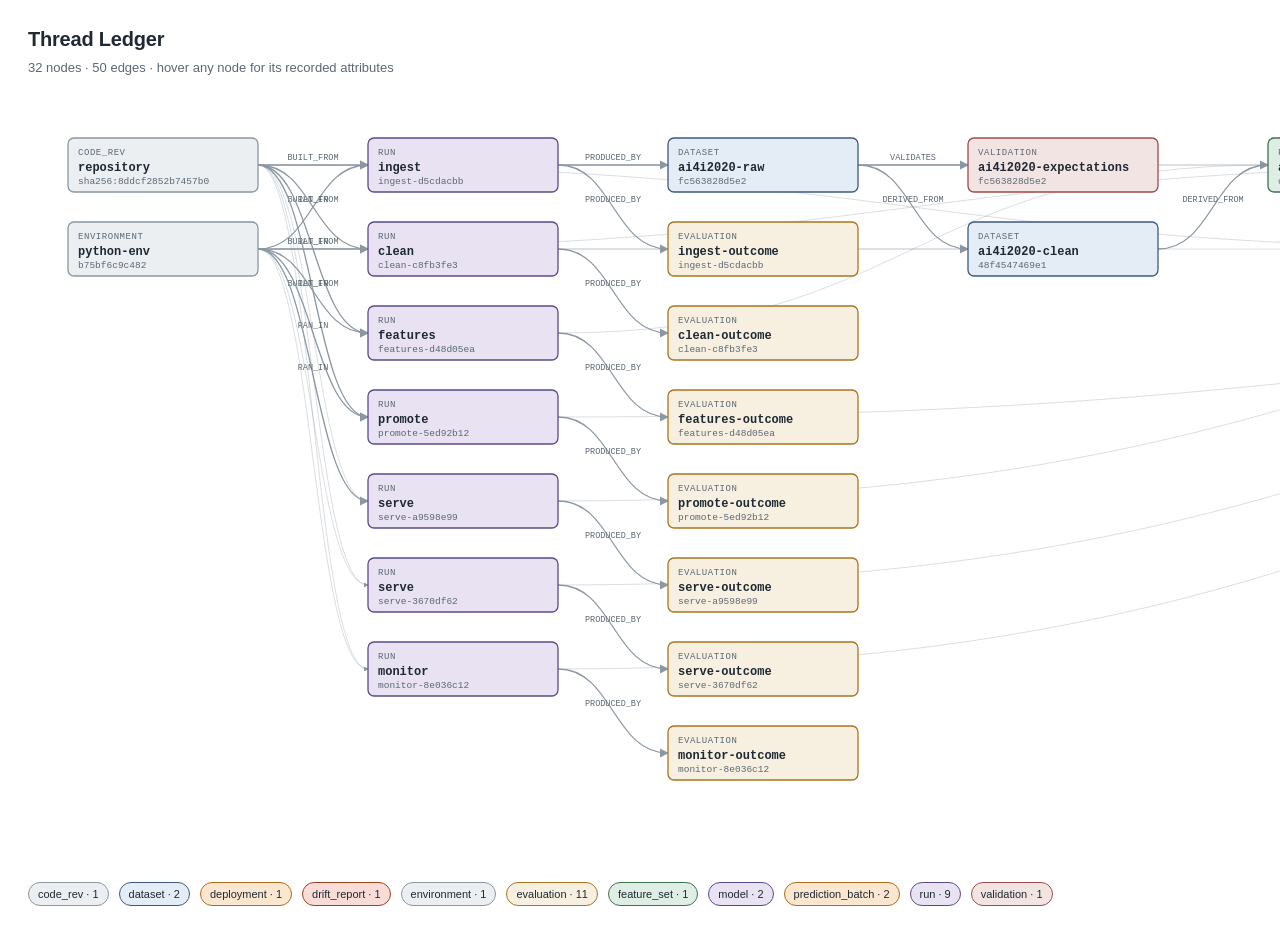
<file: artifacts/thread.html>
<!doctype html>
<html lang="en"><head><meta charset="utf-8">
<meta name="viewport" content="width=device-width, initial-scale=1">
<title>Thread Ledger</title>
<style>
  :root { --bg:#ffffff; --ink:#1f2933; --muted:#5b6875; --line:#e1e6eb; }
  @media (prefers-color-scheme: dark) {
    :root:not([data-theme="light"]) { --bg:#14181d; --ink:#e8ecf0; --muted:#9aa7b4; --line:#2a3038; }
  }
  html, body { background: var(--bg); color: var(--ink); margin:0;
    font: 15px/1.5 -apple-system, BlinkMacSystemFont, "Segoe UI", Roboto, sans-serif; }
  header { padding: 24px 28px 8px; }
  h1 { margin:0 0 4px; font-size: 20px; letter-spacing:-0.01em; }
  p.sub { margin:0; color: var(--muted); font-size: 13px; }
  .wrap { overflow:auto; padding: 12px 28px 32px; }
  svg { display:block; }
  text { font-family: ui-monospace, SFMono-Regular, Menlo, monospace; fill: var(--ink); }
  .ntype { font-size: 9px; fill: var(--muted); text-transform: uppercase; letter-spacing:.06em; }
  .nname { font-size: 12px; font-weight: 600; }
  .nver  { font-size: 9.5px; fill: var(--muted); }
  .elabel { font-size: 8.5px; fill: var(--muted); }
  .legend { padding: 0 28px 28px; display:flex; flex-wrap:wrap; gap:10px; }
  .chip { font-size:11px; padding:3px 9px; border-radius:99px; border:1px solid; }
  @media (max-width: 640px) { header, .wrap, .legend { padding-left:16px; padding-right:16px; } }
</style></head>
<body>
<header>
  <h1>Thread Ledger</h1>
  <p class="sub">32 nodes · 50 edges · hover any node for its recorded attributes</p>
</header>
<div class="wrap">
<svg width="2970" height="752" viewBox="0 0 2970 752" xmlns="http://www.w3.org/2000/svg">
<defs><marker id='arrow' viewBox='0 0 10 10' refX='9' refY='5' markerWidth='7' markerHeight='7' orient='auto-start-reverse'><path d='M 0 0 L 10 5 L 0 10 z' fill='#8b97a3'/></marker></defs>
<path class='edge' d='M 230 67 C 285 67, 285 67, 340 67' fill='none' stroke='#8b97a3' stroke-width='1.3' stroke-opacity='1' marker-end='url(#arrow)'><title>BUILT_FROM</title></path>
<text class='elabel' x='285' y='62' text-anchor='middle'>BUILT_FROM</text>
<path class='edge' d='M 230 151 C 285 151, 285 67, 340 67' fill='none' stroke='#8b97a3' stroke-width='1.3' stroke-opacity='1' marker-end='url(#arrow)'><title>RAN_IN</title></path>
<text class='elabel' x='285' y='104' text-anchor='middle'>RAN_IN</text>
<path class='edge' d='M 530 67 C 585 67, 585 67, 640 67' fill='none' stroke='#8b97a3' stroke-width='1.3' stroke-opacity='1' marker-end='url(#arrow)'><title>PRODUCED_BY</title></path>
<text class='elabel' x='585' y='62' text-anchor='middle'>PRODUCED_BY</text>
<path class='edge' d='M 830 67 C 885 67, 885 67, 940 67' fill='none' stroke='#8b97a3' stroke-width='1.3' stroke-opacity='1' marker-end='url(#arrow)'><title>VALIDATES</title></path>
<text class='elabel' x='885' y='62' text-anchor='middle'>VALIDATES</text>
<path class='edge' d='M 530 67 C 585 67, 585 151, 640 151' fill='none' stroke='#8b97a3' stroke-width='1.3' stroke-opacity='1' marker-end='url(#arrow)'><title>PRODUCED_BY</title></path>
<text class='elabel' x='585' y='104' text-anchor='middle'>PRODUCED_BY</text>
<path class='edge' d='M 230 67 C 285 67, 285 151, 340 151' fill='none' stroke='#8b97a3' stroke-width='1.3' stroke-opacity='1' marker-end='url(#arrow)'><title>BUILT_FROM</title></path>
<text class='elabel' x='285' y='104' text-anchor='middle'>BUILT_FROM</text>
<path class='edge' d='M 230 151 C 285 151, 285 151, 340 151' fill='none' stroke='#8b97a3' stroke-width='1.3' stroke-opacity='1' marker-end='url(#arrow)'><title>RAN_IN</title></path>
<text class='elabel' x='285' y='146' text-anchor='middle'>RAN_IN</text>
<path class='edge' d='M 830 67 C 885 67, 885 151, 940 151' fill='none' stroke='#8b97a3' stroke-width='1.3' stroke-opacity='1' marker-end='url(#arrow)'><title>DERIVED_FROM</title></path>
<text class='elabel' x='885' y='104' text-anchor='middle'>DERIVED_FROM</text>
<path class='edge' d='M 530 151 C 735 151, 735 151, 940 151' fill='none' stroke='#8b97a3' stroke-width='0.7' stroke-opacity='0.45' marker-end='url(#arrow)'><title>PRODUCED_BY</title></path>
<path class='edge' d='M 530 151 C 585 151, 585 235, 640 235' fill='none' stroke='#8b97a3' stroke-width='1.3' stroke-opacity='1' marker-end='url(#arrow)'><title>PRODUCED_BY</title></path>
<text class='elabel' x='585' y='188' text-anchor='middle'>PRODUCED_BY</text>
<path class='edge' d='M 230 67 C 285 67, 285 235, 340 235' fill='none' stroke='#8b97a3' stroke-width='1.3' stroke-opacity='1' marker-end='url(#arrow)'><title>BUILT_FROM</title></path>
<text class='elabel' x='285' y='146' text-anchor='middle'>BUILT_FROM</text>
<path class='edge' d='M 230 151 C 285 151, 285 235, 340 235' fill='none' stroke='#8b97a3' stroke-width='1.3' stroke-opacity='1' marker-end='url(#arrow)'><title>RAN_IN</title></path>
<text class='elabel' x='285' y='188' text-anchor='middle'>RAN_IN</text>
<path class='edge' d='M 1130 151 C 1185 151, 1185 67, 1240 67' fill='none' stroke='#8b97a3' stroke-width='1.3' stroke-opacity='1' marker-end='url(#arrow)'><title>DERIVED_FROM</title></path>
<text class='elabel' x='1185' y='104' text-anchor='middle'>DERIVED_FROM</text>
<path class='edge' d='M 530 235 C 885 235, 885 67, 1240 67' fill='none' stroke='#8b97a3' stroke-width='0.7' stroke-opacity='0.45' marker-end='url(#arrow)'><title>PRODUCED_BY</title></path>
<path class='edge' d='M 530 235 C 585 235, 585 319, 640 319' fill='none' stroke='#8b97a3' stroke-width='1.3' stroke-opacity='1' marker-end='url(#arrow)'><title>PRODUCED_BY</title></path>
<text class='elabel' x='585' y='272' text-anchor='middle'>PRODUCED_BY</text>
<path class='edge' d='M 230 67 C 885 67, 885 67, 1540 67' fill='none' stroke='#8b97a3' stroke-width='0.7' stroke-opacity='0.45' marker-end='url(#arrow)'><title>BUILT_FROM</title></path>
<path class='edge' d='M 230 151 C 885 151, 885 67, 1540 67' fill='none' stroke='#8b97a3' stroke-width='0.7' stroke-opacity='0.45' marker-end='url(#arrow)'><title>RAN_IN</title></path>
<path class='edge' d='M 1430 67 C 1485 67, 1485 67, 1540 67' fill='none' stroke='#8b97a3' stroke-width='1.3' stroke-opacity='1' marker-end='url(#arrow)'><title>TRAINED_ON</title></path>
<text class='elabel' x='1485' y='62' text-anchor='middle'>TRAINED_ON</text>
<path class='edge' d='M 1730 67 C 1785 67, 1785 67, 1840 67' fill='none' stroke='#8b97a3' stroke-width='1.3' stroke-opacity='1' marker-end='url(#arrow)'><title>PRODUCED_BY</title></path>
<text class='elabel' x='1785' y='62' text-anchor='middle'>PRODUCED_BY</text>
<path class='edge' d='M 2030 67 C 2085 67, 2085 67, 2140 67' fill='none' stroke='#8b97a3' stroke-width='1.3' stroke-opacity='1' marker-end='url(#arrow)'><title>EVALUATES</title></path>
<text class='elabel' x='2085' y='62' text-anchor='middle'>EVALUATES</text>
<path class='edge' d='M 1730 67 C 1785 67, 1785 151, 1840 151' fill='none' stroke='#8b97a3' stroke-width='1.3' stroke-opacity='1' marker-end='url(#arrow)'><title>PRODUCED_BY</title></path>
<text class='elabel' x='1785' y='104' text-anchor='middle'>PRODUCED_BY</text>
<path class='edge' d='M 230 67 C 885 67, 885 151, 1540 151' fill='none' stroke='#8b97a3' stroke-width='0.7' stroke-opacity='0.45' marker-end='url(#arrow)'><title>BUILT_FROM</title></path>
<path class='edge' d='M 230 151 C 885 151, 885 151, 1540 151' fill='none' stroke='#8b97a3' stroke-width='0.7' stroke-opacity='0.45' marker-end='url(#arrow)'><title>RAN_IN</title></path>
<path class='edge' d='M 1430 67 C 1485 67, 1485 151, 1540 151' fill='none' stroke='#8b97a3' stroke-width='1.3' stroke-opacity='1' marker-end='url(#arrow)'><title>TRAINED_ON</title></path>
<text class='elabel' x='1485' y='104' text-anchor='middle'>TRAINED_ON</text>
<path class='edge' d='M 1730 151 C 1785 151, 1785 235, 1840 235' fill='none' stroke='#8b97a3' stroke-width='1.3' stroke-opacity='1' marker-end='url(#arrow)'><title>PRODUCED_BY</title></path>
<text class='elabel' x='1785' y='188' text-anchor='middle'>PRODUCED_BY</text>
<path class='edge' d='M 2030 235 C 2085 235, 2085 151, 2140 151' fill='none' stroke='#8b97a3' stroke-width='1.3' stroke-opacity='1' marker-end='url(#arrow)'><title>EVALUATES</title></path>
<text class='elabel' x='2085' y='188' text-anchor='middle'>EVALUATES</text>
<path class='edge' d='M 1730 151 C 1785 151, 1785 319, 1840 319' fill='none' stroke='#8b97a3' stroke-width='1.3' stroke-opacity='1' marker-end='url(#arrow)'><title>PRODUCED_BY</title></path>
<text class='elabel' x='1785' y='230' text-anchor='middle'>PRODUCED_BY</text>
<path class='edge' d='M 230 67 C 285 67, 285 319, 340 319' fill='none' stroke='#8b97a3' stroke-width='1.3' stroke-opacity='1' marker-end='url(#arrow)'><title>BUILT_FROM</title></path>
<text class='elabel' x='285' y='188' text-anchor='middle'>BUILT_FROM</text>
<path class='edge' d='M 230 151 C 285 151, 285 319, 340 319' fill='none' stroke='#8b97a3' stroke-width='1.3' stroke-opacity='1' marker-end='url(#arrow)'><title>RAN_IN</title></path>
<text class='elabel' x='285' y='230' text-anchor='middle'>RAN_IN</text>
<path class='edge' d='M 2030 235 C 2085 235, 2085 235, 2140 235' fill='none' stroke='#8b97a3' stroke-width='1.3' stroke-opacity='1' marker-end='url(#arrow)'><title>PROMOTED_FROM</title></path>
<text class='elabel' x='2085' y='230' text-anchor='middle'>PROMOTED_FROM</text>
<path class='edge' d='M 530 319 C 1335 319, 1335 235, 2140 235' fill='none' stroke='#8b97a3' stroke-width='0.7' stroke-opacity='0.45' marker-end='url(#arrow)'><title>PRODUCED_BY</title></path>
<path class='edge' d='M 530 319 C 585 319, 585 403, 640 403' fill='none' stroke='#8b97a3' stroke-width='1.3' stroke-opacity='1' marker-end='url(#arrow)'><title>PRODUCED_BY</title></path>
<text class='elabel' x='585' y='356' text-anchor='middle'>PRODUCED_BY</text>
<path class='edge' d='M 230 67 C 285 67, 285 403, 340 403' fill='none' stroke='#8b97a3' stroke-width='0.7' stroke-opacity='0.45' marker-end='url(#arrow)'><title>BUILT_FROM</title></path>
<path class='edge' d='M 230 151 C 285 151, 285 403, 340 403' fill='none' stroke='#8b97a3' stroke-width='1.3' stroke-opacity='1' marker-end='url(#arrow)'><title>RAN_IN</title></path>
<text class='elabel' x='285' y='272' text-anchor='middle'>RAN_IN</text>
<path class='edge' d='M 2330 235 C 2385 235, 2385 67, 2440 67' fill='none' stroke='#8b97a3' stroke-width='1.3' stroke-opacity='1' marker-end='url(#arrow)'><title>SERVED_BY</title></path>
<text class='elabel' x='2385' y='146' text-anchor='middle'>SERVED_BY</text>
<path class='edge' d='M 1430 67 C 1935 67, 1935 67, 2440 67' fill='none' stroke='#8b97a3' stroke-width='0.7' stroke-opacity='0.45' marker-end='url(#arrow)'><title>DERIVED_FROM</title></path>
<path class='edge' d='M 530 403 C 1485 403, 1485 67, 2440 67' fill='none' stroke='#8b97a3' stroke-width='0.7' stroke-opacity='0.45' marker-end='url(#arrow)'><title>PRODUCED_BY</title></path>
<path class='edge' d='M 530 403 C 585 403, 585 487, 640 487' fill='none' stroke='#8b97a3' stroke-width='1.3' stroke-opacity='1' marker-end='url(#arrow)'><title>PRODUCED_BY</title></path>
<text class='elabel' x='585' y='440' text-anchor='middle'>PRODUCED_BY</text>
<path class='edge' d='M 230 67 C 285 67, 285 487, 340 487' fill='none' stroke='#8b97a3' stroke-width='0.7' stroke-opacity='0.45' marker-end='url(#arrow)'><title>BUILT_FROM</title></path>
<path class='edge' d='M 230 151 C 285 151, 285 487, 340 487' fill='none' stroke='#8b97a3' stroke-width='0.7' stroke-opacity='0.45' marker-end='url(#arrow)'><title>RAN_IN</title></path>
<path class='edge' d='M 2330 235 C 2385 235, 2385 151, 2440 151' fill='none' stroke='#8b97a3' stroke-width='1.3' stroke-opacity='1' marker-end='url(#arrow)'><title>SERVED_BY</title></path>
<text class='elabel' x='2385' y='188' text-anchor='middle'>SERVED_BY</text>
<path class='edge' d='M 1430 67 C 1935 67, 1935 151, 2440 151' fill='none' stroke='#8b97a3' stroke-width='0.7' stroke-opacity='0.45' marker-end='url(#arrow)'><title>DERIVED_FROM</title></path>
<path class='edge' d='M 530 487 C 1485 487, 1485 151, 2440 151' fill='none' stroke='#8b97a3' stroke-width='0.7' stroke-opacity='0.45' marker-end='url(#arrow)'><title>PRODUCED_BY</title></path>
<path class='edge' d='M 530 487 C 585 487, 585 571, 640 571' fill='none' stroke='#8b97a3' stroke-width='1.3' stroke-opacity='1' marker-end='url(#arrow)'><title>PRODUCED_BY</title></path>
<text class='elabel' x='585' y='524' text-anchor='middle'>PRODUCED_BY</text>
<path class='edge' d='M 230 67 C 285 67, 285 571, 340 571' fill='none' stroke='#8b97a3' stroke-width='0.7' stroke-opacity='0.45' marker-end='url(#arrow)'><title>BUILT_FROM</title></path>
<path class='edge' d='M 230 151 C 285 151, 285 571, 340 571' fill='none' stroke='#8b97a3' stroke-width='0.7' stroke-opacity='0.45' marker-end='url(#arrow)'><title>RAN_IN</title></path>
<path class='edge' d='M 2630 151 C 2685 151, 2685 67, 2740 67' fill='none' stroke='#8b97a3' stroke-width='1.3' stroke-opacity='1' marker-end='url(#arrow)'><title>OBSERVED_ON</title></path>
<text class='elabel' x='2685' y='104' text-anchor='middle'>OBSERVED_ON</text>
<path class='edge' d='M 530 571 C 1635 571, 1635 67, 2740 67' fill='none' stroke='#8b97a3' stroke-width='0.7' stroke-opacity='0.45' marker-end='url(#arrow)'><title>PRODUCED_BY</title></path>
<path class='edge' d='M 830 67 C 1785 67, 1785 67, 2740 67' fill='none' stroke='#8b97a3' stroke-width='0.7' stroke-opacity='0.45' marker-end='url(#arrow)'><title>TRIGGERS_RETRAIN</title></path>
<path class='edge' d='M 530 571 C 585 571, 585 655, 640 655' fill='none' stroke='#8b97a3' stroke-width='1.3' stroke-opacity='1' marker-end='url(#arrow)'><title>PRODUCED_BY</title></path>
<text class='elabel' x='585' y='608' text-anchor='middle'>PRODUCED_BY</text>
<g class='node' data-type='run'><title>run · 284f2ccdfd5e0208
{
  &quot;source&quot;: &quot;https://archive.ics.uci.edu/static/public/601/ai4i+2020+predictive+maintenance+dataset.zip&quot;
}</title><rect x='340' y='40' width='190' height='54' rx='6' fill='#e8e2f2' stroke='#5c4b8a' stroke-width='1.3'/><text class='ntype' x='350' y='57'>run</text><text class='nname' x='350' y='73'>ingest</text><text class='nver' x='350' y='86'>ingest-d5cdacbb</text></g>
<g class='node' data-type='run'><title>run · 246ea480e1740fe4
{}</title><rect x='340' y='124' width='190' height='54' rx='6' fill='#e8e2f2' stroke='#5c4b8a' stroke-width='1.3'/><text class='ntype' x='350' y='141'>run</text><text class='nname' x='350' y='157'>clean</text><text class='nver' x='350' y='170'>clean-c8fb3fe3</text></g>
<g class='node' data-type='run'><title>run · 5cc2bf8a91fc17fd
{}</title><rect x='340' y='208' width='190' height='54' rx='6' fill='#e8e2f2' stroke='#5c4b8a' stroke-width='1.3'/><text class='ntype' x='350' y='225'>run</text><text class='nname' x='350' y='241'>features</text><text class='nver' x='350' y='254'>features-d48d05ea</text></g>
<g class='node' data-type='run'><title>run · ed601f9e0a5117bc
{
  &quot;gate&quot;: 0.5,
  &quot;primary_metric&quot;: &quot;average_precision&quot;
}</title><rect x='340' y='292' width='190' height='54' rx='6' fill='#e8e2f2' stroke='#5c4b8a' stroke-width='1.3'/><text class='ntype' x='350' y='309'>run</text><text class='nname' x='350' y='325'>promote</text><text class='nver' x='350' y='338'>promote-5ed92b12</text></g>
<g class='node' data-type='run'><title>run · 08b8b4d4d2b466cf
{
  &quot;batch&quot;: &quot;holdout-baseline&quot;,
  &quot;deployment&quot;: &quot;prod-01&quot;
}</title><rect x='340' y='376' width='190' height='54' rx='6' fill='#e8e2f2' stroke='#5c4b8a' stroke-width='1.3'/><text class='ntype' x='350' y='393'>run</text><text class='nname' x='350' y='409'>serve</text><text class='nver' x='350' y='422'>serve-a9598e99</text></g>
<g class='node' data-type='run'><title>run · fd9bdc0e0f93bc59
{
  &quot;batch&quot;: &quot;production-week-01&quot;,
  &quot;deployment&quot;: &quot;prod-01&quot;
}</title><rect x='340' y='460' width='190' height='54' rx='6' fill='#e8e2f2' stroke='#5c4b8a' stroke-width='1.3'/><text class='ntype' x='350' y='477'>run</text><text class='nname' x='350' y='493'>serve</text><text class='nver' x='350' y='506'>serve-3670df62</text></g>
<g class='node' data-type='run'><title>run · 869760294b7dac94
{
  &quot;psi_threshold&quot;: 0.2
}</title><rect x='340' y='544' width='190' height='54' rx='6' fill='#e8e2f2' stroke='#5c4b8a' stroke-width='1.3'/><text class='ntype' x='350' y='561'>run</text><text class='nname' x='350' y='577'>monitor</text><text class='nver' x='350' y='590'>monitor-8e036c12</text></g>
<g class='node' data-type='code_rev'><title>code_rev · 4f6b817301f85910
{}</title><rect x='40' y='40' width='190' height='54' rx='6' fill='#eceff2' stroke='#8b97a3' stroke-width='1.3'/><text class='ntype' x='50' y='57'>code_rev</text><text class='nname' x='50' y='73'>repository</text><text class='nver' x='50' y='86'>sha256:8ddcf2852b7457b0</text></g>
<g class='node' data-type='environment'><title>environment · 0e1696f4e2ab9a86
{}</title><rect x='40' y='124' width='190' height='54' rx='6' fill='#eceff2' stroke='#8b97a3' stroke-width='1.3'/><text class='ntype' x='50' y='141'>environment</text><text class='nname' x='50' y='157'>python-env</text><text class='nver' x='50' y='170'>b75bf6c9c482</text></g>
<g class='node' data-type='dataset'><title>dataset · 26bcae77c19913a9
{
  &quot;column_names&quot;: [
    &quot;UDI&quot;,
    &quot;Product ID&quot;,
    &quot;Type&quot;,
    &quot;Air temperature [K]&quot;,
    &quot;Process temperature [K]&quot;,
    &quot;Rotational speed [rpm]&quot;,
    &quot;Torque [Nm]&quot;,
    &quot;Tool wear [min]&quot;,
    &quot;Machine failure&quot;,
    &quot;TWF&quot;,
    &quot;HDF&quot;,
    &quot;PWF&quot;,
    &quot;OSF&quot;,
    &quot;RNF&quot;
  ],
  &quot;columns&quot;: 14,
  &quot;environment&quot;: {
    &quot;machine&quot;: &quot;AMD64&quot;,
    &quot;numpy&quot;: &quot;2.4.6&quot;,
    &quot;pandas&quot;: &quot;3.0.3&quot;,
    &quot;platform&quot;: &quot;Windows 11&quot;,
    &quot;python&quot;: &quot;3.12.10&quot;,
    &quot;scipy&quot;: &quot;1.15.3&quot;,
    &quot;sklearn&quot;: &quot;1.9.0&quot;
  },
  &quot;origin&quot;: &quot;synthetic&quot;,
  &quot;path&quot;: &quot;data/raw\\ai4i2020.csv&quot;,
  &quot;rows&quot;: 10000,
  &quot;source&quot;: &quot;generated from the documented AI4I 2020 procedure&quot;
}</title><rect x='640' y='40' width='190' height='54' rx='6' fill='#e4ecf5' stroke='#3d5a80' stroke-width='1.3'/><text class='ntype' x='650' y='57'>dataset</text><text class='nname' x='650' y='73'>ai4i2020-raw</text><text class='nver' x='650' y='86'>fc563828d5e2</text></g>
<g class='node' data-type='evaluation'><title>evaluation · 1a0b41631ad1072c
{
  &quot;seconds&quot;: 1.1951,
  &quot;status&quot;: &quot;succeeded&quot;
}</title><rect x='640' y='124' width='190' height='54' rx='6' fill='#f7f0e0' stroke='#a9761f' stroke-width='1.3'/><text class='ntype' x='650' y='141'>evaluation</text><text class='nname' x='650' y='157'>ingest-outcome</text><text class='nver' x='650' y='170'>ingest-d5cdacbb</text></g>
<g class='node' data-type='evaluation'><title>evaluation · 86747c6c1c3d0beb
{
  &quot;seconds&quot;: 0.3767,
  &quot;status&quot;: &quot;succeeded&quot;
}</title><rect x='640' y='208' width='190' height='54' rx='6' fill='#f7f0e0' stroke='#a9761f' stroke-width='1.3'/><text class='ntype' x='650' y='225'>evaluation</text><text class='nname' x='650' y='241'>clean-outcome</text><text class='nver' x='650' y='254'>clean-c8fb3fe3</text></g>
<g class='node' data-type='evaluation'><title>evaluation · ca3caea8f7dd6c2b
{
  &quot;seconds&quot;: 0.4976,
  &quot;status&quot;: &quot;succeeded&quot;
}</title><rect x='640' y='292' width='190' height='54' rx='6' fill='#f7f0e0' stroke='#a9761f' stroke-width='1.3'/><text class='ntype' x='650' y='309'>evaluation</text><text class='nname' x='650' y='325'>features-outcome</text><text class='nver' x='650' y='338'>features-d48d05ea</text></g>
<g class='node' data-type='evaluation'><title>evaluation · e84e535e5bb1e066
{
  &quot;seconds&quot;: 0.0057,
  &quot;status&quot;: &quot;succeeded&quot;
}</title><rect x='640' y='376' width='190' height='54' rx='6' fill='#f7f0e0' stroke='#a9761f' stroke-width='1.3'/><text class='ntype' x='650' y='393'>evaluation</text><text class='nname' x='650' y='409'>promote-outcome</text><text class='nver' x='650' y='422'>promote-5ed92b12</text></g>
<g class='node' data-type='evaluation'><title>evaluation · b9b50f5143734a62
{
  &quot;seconds&quot;: 0.305,
  &quot;status&quot;: &quot;succeeded&quot;
}</title><rect x='640' y='460' width='190' height='54' rx='6' fill='#f7f0e0' stroke='#a9761f' stroke-width='1.3'/><text class='ntype' x='650' y='477'>evaluation</text><text class='nname' x='650' y='493'>serve-outcome</text><text class='nver' x='650' y='506'>serve-a9598e99</text></g>
<g class='node' data-type='evaluation'><title>evaluation · bccb51d2c9022b4d
{
  &quot;seconds&quot;: 0.2228,
  &quot;status&quot;: &quot;succeeded&quot;
}</title><rect x='640' y='544' width='190' height='54' rx='6' fill='#f7f0e0' stroke='#a9761f' stroke-width='1.3'/><text class='ntype' x='650' y='561'>evaluation</text><text class='nname' x='650' y='577'>serve-outcome</text><text class='nver' x='650' y='590'>serve-3670df62</text></g>
<g class='node' data-type='evaluation'><title>evaluation · 050c42de0f15bd10
{
  &quot;seconds&quot;: 0.0152,
  &quot;status&quot;: &quot;succeeded&quot;
}</title><rect x='640' y='628' width='190' height='54' rx='6' fill='#f7f0e0' stroke='#a9761f' stroke-width='1.3'/><text class='ntype' x='650' y='645'>evaluation</text><text class='nname' x='650' y='661'>monitor-outcome</text><text class='nver' x='650' y='674'>monitor-8e036c12</text></g>
<g class='node' data-type='validation'><title>validation · 8c5d22b1229d73b5
{
  &quot;checks&quot;: 9,
  &quot;detail&quot;: [
    {
      &quot;check&quot;: &quot;required_columns_present&quot;,
      &quot;detail&quot;: &quot;all present&quot;,
      &quot;passed&quot;: true
    },
    {
      &quot;check&quot;: &quot;row_count&quot;,
      &quot;detail&quot;: &quot;10000 rows (expected 10000)&quot;,
      &quot;passed&quot;: true
    },
    {
      &quot;check&quot;: &quot;null_fraction&quot;,
      &quot;detail&quot;: &quot;max null fraction 0.0000&quot;,
      &quot;passed&quot;: true
    },
    {
      &quot;check&quot;: &quot;duplicate_fraction&quot;,
      &quot;detail&quot;: &quot;0.0000&quot;,
      &quot;passed&quot;: true
    },
    {
      &quot;check&quot;: &quot;range[Air temperature [K]]&quot;,
      &quot;detail&quot;: &quot;0 values outside [285.0, 310.0]&quot;,
      &quot;passed&quot;: true
    },
    {
      &quot;check&quot;: &quot;range[Process temperature [K]]&quot;,
      &quot;detail&quot;: &quot;0 values outside [295.0, 320.0]&quot;,
      &quot;passed&quot;: true
    },
    {
      &quot;check&quot;: &quot;range[Rotational speed [rpm]]&quot;,
      &quot;detail&quot;: &quot;0 values outside [1000, 3000]&quot;,
      &quot;passed&quot;: true
    },
    {
      &quot;check&quot;: &quot;range[Torque [Nm]]&quot;,
      &quot;detail&quot;: &quot;0 values outside [0.0, 100.0]&quot;,
      &quot;passed&quot;: true
    },
    {
      &quot;check&quot;: &quot;range[Tool wear [min]]&quot;,
      &quot;detail&quot;: &quot;0 values outside [0, 300]&quot;,
      &quot;passed&quot;: true
    }
  ],
  &quot;failed&quot;: 0,
  &quot;passed&quot;: true
}</title><rect x='940' y='40' width='190' height='54' rx='6' fill='#f3e4e4' stroke='#9e4b4b' stroke-width='1.3'/><text class='ntype' x='950' y='57'>validation</text><text class='nname' x='950' y='73'>ai4i2020-expectations</text><text class='nver' x='950' y='86'>fc563828d5e2</text></g>
<g class='node' data-type='dataset'><title>dataset · bba66c16f786f373
{
  &quot;columns&quot;: 7,
  &quot;dropped_columns&quot;: [
    &quot;UDI&quot;,
    &quot;Product ID&quot;,
    &quot;TWF&quot;,
    &quot;HDF&quot;,
    &quot;PWF&quot;,
    &quot;OSF&quot;,
    &quot;RNF&quot;
  ],
  &quot;path&quot;: &quot;data/processed\\clean.parquet&quot;,
  &quot;positive_rate&quot;: 0.0339,
  &quot;profile_path&quot;: &quot;artifacts/reports\\profile_clean.json&quot;,
  &quot;rows&quot;: 10000
}</title><rect x='940' y='124' width='190' height='54' rx='6' fill='#e4ecf5' stroke='#3d5a80' stroke-width='1.3'/><text class='ntype' x='950' y='141'>dataset</text><text class='nname' x='950' y='157'>ai4i2020-clean</text><text class='nver' x='950' y='170'>48f4547469e1</text></g>
<g class='node' data-type='feature_set'><title>feature_set · 190c63cc470d42ab
{
  &quot;definitions&quot;: {
    &quot;power_W&quot;: &quot;torque_Nm * rot_speed_rpm * 2*pi/60&quot;,
    &quot;temp_diff_K&quot;: &quot;process_temp_K - air_temp_K&quot;,
    &quot;wear_torque&quot;: &quot;tool_wear_min * torque_Nm&quot;
  },
  &quot;features&quot;: [
    &quot;air_temp_K&quot;,
    &quot;process_temp_K&quot;,
    &quot;rot_speed_rpm&quot;,
    &quot;torque_Nm&quot;,
    &quot;tool_wear_min&quot;,
    &quot;temp_diff_K&quot;,
    &quot;power_W&quot;,
    &quot;wear_torque&quot;,
    &quot;type_H&quot;,
    &quot;type_L&quot;,
    &quot;type_M&quot;
  ],
  &quot;n_features&quot;: 11,
  &quot;path&quot;: &quot;data/processed\\features.parquet&quot;,
  &quot;rows&quot;: 10000,
  &quot;spec_path&quot;: &quot;artifacts/reports\\feature_spec.json&quot;,
  &quot;target&quot;: &quot;machine_failure&quot;
}</title><rect x='1240' y='40' width='190' height='54' rx='6' fill='#dfeee4' stroke='#3f7350' stroke-width='1.3'/><text class='ntype' x='1250' y='57'>feature_set</text><text class='nname' x='1250' y='73'>ai4i2020-features</text><text class='nver' x='1250' y='86'>ce39825864cd</text></g>
<g class='node' data-type='run'><title>run · 0546f9879d82cfae
{
  &quot;algorithm&quot;: &quot;logistic_regression&quot;,
  &quot;class_weight&quot;: &quot;balanced&quot;,
  &quot;max_iter&quot;: 1000,
  &quot;seed&quot;: 42,
  &quot;test_size&quot;: 0.2
}</title><rect x='1540' y='40' width='190' height='54' rx='6' fill='#e8e2f2' stroke='#5c4b8a' stroke-width='1.3'/><text class='ntype' x='1550' y='57'>run</text><text class='nname' x='1550' y='73'>train:logistic_regression</text><text class='nver' x='1550' y='86'>train:logistic_regression-c…</text></g>
<g class='node' data-type='run'><title>run · 9c5209ffef769065
{
  &quot;algorithm&quot;: &quot;random_forest&quot;,
  &quot;class_weight&quot;: &quot;balanced_subsample&quot;,
  &quot;max_depth&quot;: 12,
  &quot;min_samples_leaf&quot;: 2,
  &quot;n_estimators&quot;: 300,
  &quot;seed&quot;: 42,
  &quot;test_size&quot;: 0.2
}</title><rect x='1540' y='124' width='190' height='54' rx='6' fill='#e8e2f2' stroke='#5c4b8a' stroke-width='1.3'/><text class='ntype' x='1550' y='141'>run</text><text class='nname' x='1550' y='157'>train:random_forest</text><text class='nver' x='1550' y='170'>train:random_forest-84658509</text></g>
<g class='node' data-type='model'><title>model · ab3d4077c46fca2f
{
  &quot;algorithm&quot;: &quot;logistic_regression&quot;,
  &quot;average_precision&quot;: 0.2693,
  &quot;f1&quot;: 0.168,
  &quot;feature_set&quot;: &quot;ce39825864cd&quot;,
  &quot;mlflow_run_id&quot;: null,
  &quot;params&quot;: {
    &quot;class_weight&quot;: &quot;balanced&quot;,
    &quot;max_iter&quot;: 1000
  },
  &quot;path&quot;: &quot;artifacts/models\\logistic_regression.joblib&quot;,
  &quot;precision&quot;: 0.0939,
  &quot;recall&quot;: 0.7941,
  &quot;roc_auc&quot;: 0.8235,
  &quot;seed&quot;: 42
}</title><rect x='1840' y='40' width='190' height='54' rx='6' fill='#e8e2f2' stroke='#5c4b8a' stroke-width='1.3'/><text class='ntype' x='1850' y='57'>model</text><text class='nname' x='1850' y='73'>logistic_regression</text><text class='nver' x='1850' y='86'>ce39825864cd</text></g>
<g class='node' data-type='evaluation'><title>evaluation · c5c3b0731519e7a2
{
  &quot;seconds&quot;: 0.0542,
  &quot;status&quot;: &quot;succeeded&quot;
}</title><rect x='1840' y='124' width='190' height='54' rx='6' fill='#f7f0e0' stroke='#a9761f' stroke-width='1.3'/><text class='ntype' x='1850' y='141'>evaluation</text><text class='nname' x='1850' y='157'>train:logistic_regressio…</text><text class='nver' x='1850' y='170'>train:logistic_regression-c…</text></g>
<g class='node' data-type='model'><title>model · 7c17bf95d317afd9
{
  &quot;algorithm&quot;: &quot;random_forest&quot;,
  &quot;average_precision&quot;: 0.7354,
  &quot;f1&quot;: 0.7288,
  &quot;feature_set&quot;: &quot;ce39825864cd&quot;,
  &quot;mlflow_run_id&quot;: null,
  &quot;params&quot;: {
    &quot;class_weight&quot;: &quot;balanced_subsample&quot;,
    &quot;max_depth&quot;: 12,
    &quot;min_samples_leaf&quot;: 2,
    &quot;n_estimators&quot;: 300
  },
  &quot;path&quot;: &quot;artifacts/models\\random_forest.joblib&quot;,
  &quot;precision&quot;: 0.86,
  &quot;recall&quot;: 0.6324,
  &quot;roc_auc&quot;: 0.9586,
  &quot;seed&quot;: 42
}</title><rect x='1840' y='208' width='190' height='54' rx='6' fill='#e8e2f2' stroke='#5c4b8a' stroke-width='1.3'/><text class='ntype' x='1850' y='225'>model</text><text class='nname' x='1850' y='241'>random_forest</text><text class='nver' x='1850' y='254'>ce39825864cd</text></g>
<g class='node' data-type='evaluation'><title>evaluation · cfe0095a89e51e28
{
  &quot;seconds&quot;: 1.3756,
  &quot;status&quot;: &quot;succeeded&quot;
}</title><rect x='1840' y='292' width='190' height='54' rx='6' fill='#f7f0e0' stroke='#a9761f' stroke-width='1.3'/><text class='ntype' x='1850' y='309'>evaluation</text><text class='nname' x='1850' y='325'>train:random_forest-outc…</text><text class='nver' x='1850' y='338'>train:random_forest-84658509</text></g>
<g class='node' data-type='evaluation'><title>evaluation · 2a4dca74c43a67e8
{
  &quot;average_precision&quot;: 0.2693,
  &quot;f1&quot;: 0.168,
  &quot;n_test&quot;: 2000,
  &quot;positives&quot;: 68,
  &quot;precision&quot;: 0.0939,
  &quot;recall&quot;: 0.7941,
  &quot;roc_auc&quot;: 0.8235
}</title><rect x='2140' y='40' width='190' height='54' rx='6' fill='#f7f0e0' stroke='#a9761f' stroke-width='1.3'/><text class='ntype' x='2150' y='57'>evaluation</text><text class='nname' x='2150' y='73'>logistic_regression-hold…</text><text class='nver' x='2150' y='86'>ce39825864cd</text></g>
<g class='node' data-type='evaluation'><title>evaluation · 6e0400637f8cb70a
{
  &quot;average_precision&quot;: 0.7354,
  &quot;f1&quot;: 0.7288,
  &quot;n_test&quot;: 2000,
  &quot;positives&quot;: 68,
  &quot;precision&quot;: 0.86,
  &quot;recall&quot;: 0.6324,
  &quot;roc_auc&quot;: 0.9586
}</title><rect x='2140' y='124' width='190' height='54' rx='6' fill='#f7f0e0' stroke='#a9761f' stroke-width='1.3'/><text class='ntype' x='2150' y='141'>evaluation</text><text class='nname' x='2150' y='157'>random_forest-holdout</text><text class='nver' x='2150' y='170'>ce39825864cd</text></g>
<g class='node' data-type='deployment'><title>deployment · e75dd0f6a4090e55
{
  &quot;gate&quot;: 0.5,
  &quot;model&quot;: &quot;random_forest&quot;,
  &quot;model_digest&quot;: &quot;random_forest-ce39825864cd-42&quot;,
  &quot;model_path&quot;: &quot;artifacts/models\\random_forest.joblib&quot;,
  &quot;primary_metric&quot;: &quot;average_precision&quot;,
  &quot;score&quot;: 0.7354,
  &quot;status&quot;: &quot;active&quot;
}</title><rect x='2140' y='208' width='190' height='54' rx='6' fill='#fbe7cf' stroke='#b06d1d' stroke-width='1.3'/><text class='ntype' x='2150' y='225'>deployment</text><text class='nname' x='2150' y='241'>prediction-service</text><text class='nver' x='2150' y='254'>prod-01</text></g>
<g class='node' data-type='prediction_batch'><title>prediction_batch · 6587a5b62080422b
{
  &quot;deployment&quot;: &quot;prod-01&quot;,
  &quot;flagged&quot;: 324,
  &quot;mean_probability&quot;: 0.055896,
  &quot;model&quot;: &quot;random_forest&quot;,
  &quot;model_digest&quot;: &quot;random_forest-ce39825864cd-42&quot;,
  &quot;path&quot;: &quot;artifacts/reports\\predictions_holdout-baseline.csv&quot;,
  &quot;rows&quot;: 10000
}</title><rect x='2440' y='40' width='190' height='54' rx='6' fill='#fbe7cf' stroke='#b06d1d' stroke-width='1.3'/><text class='ntype' x='2450' y='57'>prediction_batch</text><text class='nname' x='2450' y='73'>holdout-baseline</text><text class='nver' x='2450' y='86'>prod-01</text></g>
<g class='node' data-type='prediction_batch'><title>prediction_batch · 828b856fcc925cb7
{
  &quot;deployment&quot;: &quot;prod-01&quot;,
  &quot;flagged&quot;: 788,
  &quot;mean_probability&quot;: 0.117616,
  &quot;model&quot;: &quot;random_forest&quot;,
  &quot;model_digest&quot;: &quot;random_forest-ce39825864cd-42&quot;,
  &quot;path&quot;: &quot;artifacts/reports\\predictions_production-week-01.csv&quot;,
  &quot;rows&quot;: 10000
}</title><rect x='2440' y='124' width='190' height='54' rx='6' fill='#fbe7cf' stroke='#b06d1d' stroke-width='1.3'/><text class='ntype' x='2450' y='141'>prediction_batch</text><text class='nname' x='2450' y='157'>production-week-01</text><text class='nver' x='2450' y='170'>prod-01</text></g>
<g class='node' data-type='drift_report'><title>drift_report · 454f1c12c625ca69
{
  &quot;drifted&quot;: true,
  &quot;path&quot;: &quot;artifacts/reports\\drift_report.json&quot;,
  &quot;per_feature&quot;: {
    &quot;air_temp_K&quot;: 0.0,
    &quot;power_W&quot;: 0.077,
    &quot;process_temp_K&quot;: 0.0,
    &quot;rot_speed_rpm&quot;: 0.0,
    &quot;temp_diff_K&quot;: 0.0,
    &quot;tool_wear_min&quot;: 2.561,
    &quot;torque_Nm&quot;: 0.0977,
    &quot;wear_torque&quot;: 1.0616
  },
  &quot;psi&quot;: 2.561,
  &quot;simulated&quot;: true,
  &quot;simulation&quot;: {
    &quot;tool_wear_offset_min&quot;: 60,
    &quot;torque_scale&quot;: 1.08
  },
  &quot;threshold&quot;: 0.2,
  &quot;worst_feature&quot;: &quot;tool_wear_min&quot;
}</title><rect x='2740' y='40' width='190' height='54' rx='6' fill='#f9dcd6' stroke='#9c4221' stroke-width='1.3'/><text class='ntype' x='2750' y='57'>drift_report</text><text class='nname' x='2750' y='73'>production-week-01</text><text class='nver' x='2750' y='86'>psi-2.561</text></g>
</svg>
</div>
<div class="legend"><span class='chip' style='background:#eceff2;border-color:#8b97a3;color:#1f2933'>code_rev · 1</span><span class='chip' style='background:#e4ecf5;border-color:#3d5a80;color:#1f2933'>dataset · 2</span><span class='chip' style='background:#fbe7cf;border-color:#b06d1d;color:#1f2933'>deployment · 1</span><span class='chip' style='background:#f9dcd6;border-color:#9c4221;color:#1f2933'>drift_report · 1</span><span class='chip' style='background:#eceff2;border-color:#8b97a3;color:#1f2933'>environment · 1</span><span class='chip' style='background:#f7f0e0;border-color:#a9761f;color:#1f2933'>evaluation · 11</span><span class='chip' style='background:#dfeee4;border-color:#3f7350;color:#1f2933'>feature_set · 1</span><span class='chip' style='background:#e8e2f2;border-color:#5c4b8a;color:#1f2933'>model · 2</span><span class='chip' style='background:#fbe7cf;border-color:#b06d1d;color:#1f2933'>prediction_batch · 2</span><span class='chip' style='background:#e8e2f2;border-color:#5c4b8a;color:#1f2933'>run · 9</span><span class='chip' style='background:#f3e4e4;border-color:#9e4b4b;color:#1f2933'>validation · 1</span></div>
</body></html>
</file>
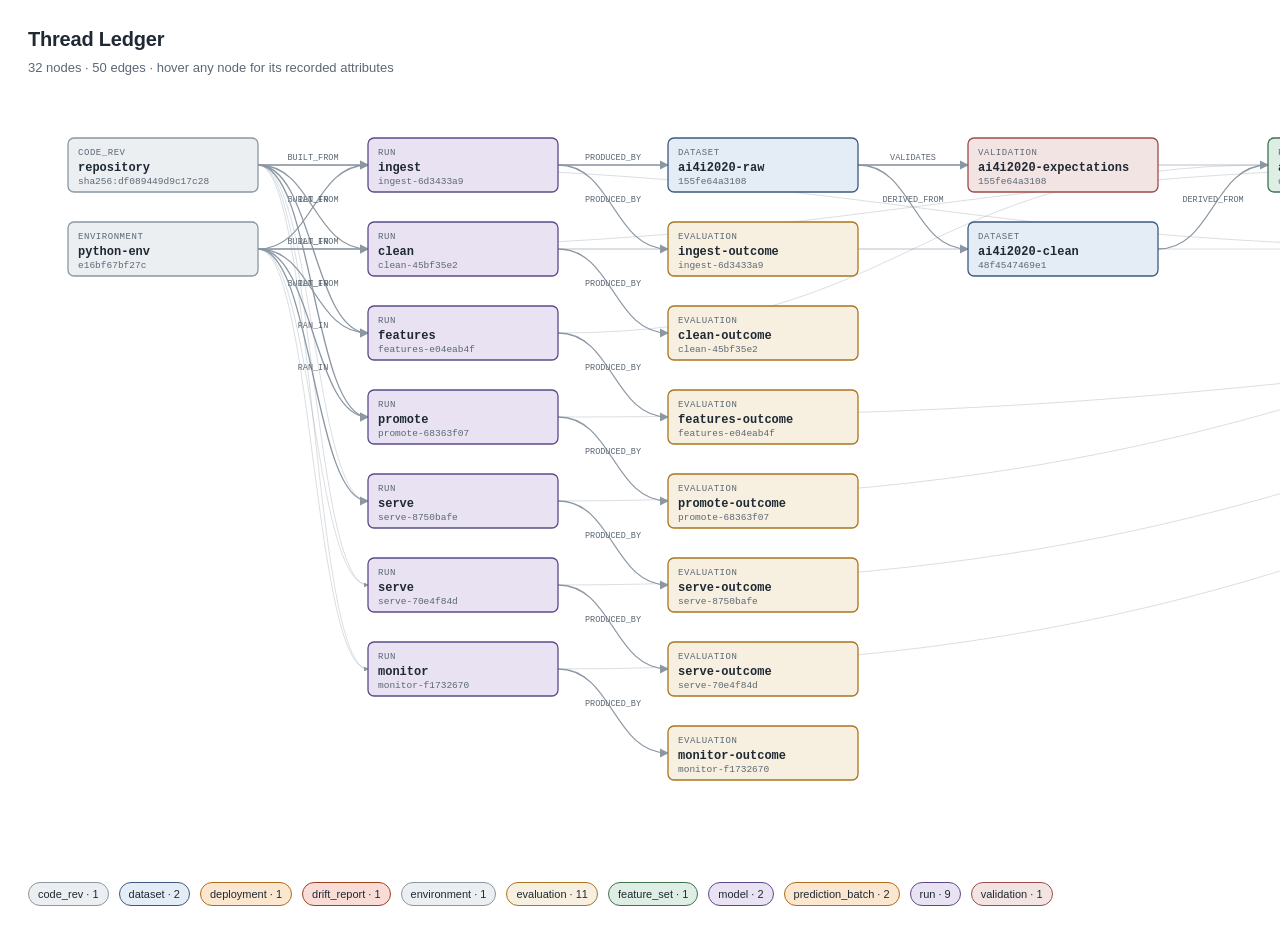
<file: submission/4_Datasets/thread_ledger_graph.html>
<!doctype html>
<html lang="en"><head><meta charset="utf-8">
<meta name="viewport" content="width=device-width, initial-scale=1">
<title>Thread Ledger</title>
<style>
  :root { --bg:#ffffff; --ink:#1f2933; --muted:#5b6875; --line:#e1e6eb; }
  @media (prefers-color-scheme: dark) {
    :root:not([data-theme="light"]) { --bg:#14181d; --ink:#e8ecf0; --muted:#9aa7b4; --line:#2a3038; }
  }
  html, body { background: var(--bg); color: var(--ink); margin:0;
    font: 15px/1.5 -apple-system, BlinkMacSystemFont, "Segoe UI", Roboto, sans-serif; }
  header { padding: 24px 28px 8px; }
  h1 { margin:0 0 4px; font-size: 20px; letter-spacing:-0.01em; }
  p.sub { margin:0; color: var(--muted); font-size: 13px; }
  .wrap { overflow:auto; padding: 12px 28px 32px; }
  svg { display:block; }
  text { font-family: ui-monospace, SFMono-Regular, Menlo, monospace; fill: var(--ink); }
  .ntype { font-size: 9px; fill: var(--muted); text-transform: uppercase; letter-spacing:.06em; }
  .nname { font-size: 12px; font-weight: 600; }
  .nver  { font-size: 9.5px; fill: var(--muted); }
  .elabel { font-size: 8.5px; fill: var(--muted); }
  .legend { padding: 0 28px 28px; display:flex; flex-wrap:wrap; gap:10px; }
  .chip { font-size:11px; padding:3px 9px; border-radius:99px; border:1px solid; }
  @media (max-width: 640px) { header, .wrap, .legend { padding-left:16px; padding-right:16px; } }
</style></head>
<body>
<header>
  <h1>Thread Ledger</h1>
  <p class="sub">32 nodes · 50 edges · hover any node for its recorded attributes</p>
</header>
<div class="wrap">
<svg width="2970" height="752" viewBox="0 0 2970 752" xmlns="http://www.w3.org/2000/svg">
<defs><marker id='arrow' viewBox='0 0 10 10' refX='9' refY='5' markerWidth='7' markerHeight='7' orient='auto-start-reverse'><path d='M 0 0 L 10 5 L 0 10 z' fill='#8b97a3'/></marker></defs>
<path class='edge' d='M 230 67 C 285 67, 285 67, 340 67' fill='none' stroke='#8b97a3' stroke-width='1.3' stroke-opacity='1' marker-end='url(#arrow)'><title>BUILT_FROM</title></path>
<text class='elabel' x='285' y='62' text-anchor='middle'>BUILT_FROM</text>
<path class='edge' d='M 230 151 C 285 151, 285 67, 340 67' fill='none' stroke='#8b97a3' stroke-width='1.3' stroke-opacity='1' marker-end='url(#arrow)'><title>RAN_IN</title></path>
<text class='elabel' x='285' y='104' text-anchor='middle'>RAN_IN</text>
<path class='edge' d='M 530 67 C 585 67, 585 67, 640 67' fill='none' stroke='#8b97a3' stroke-width='1.3' stroke-opacity='1' marker-end='url(#arrow)'><title>PRODUCED_BY</title></path>
<text class='elabel' x='585' y='62' text-anchor='middle'>PRODUCED_BY</text>
<path class='edge' d='M 830 67 C 885 67, 885 67, 940 67' fill='none' stroke='#8b97a3' stroke-width='1.3' stroke-opacity='1' marker-end='url(#arrow)'><title>VALIDATES</title></path>
<text class='elabel' x='885' y='62' text-anchor='middle'>VALIDATES</text>
<path class='edge' d='M 530 67 C 585 67, 585 151, 640 151' fill='none' stroke='#8b97a3' stroke-width='1.3' stroke-opacity='1' marker-end='url(#arrow)'><title>PRODUCED_BY</title></path>
<text class='elabel' x='585' y='104' text-anchor='middle'>PRODUCED_BY</text>
<path class='edge' d='M 230 67 C 285 67, 285 151, 340 151' fill='none' stroke='#8b97a3' stroke-width='1.3' stroke-opacity='1' marker-end='url(#arrow)'><title>BUILT_FROM</title></path>
<text class='elabel' x='285' y='104' text-anchor='middle'>BUILT_FROM</text>
<path class='edge' d='M 230 151 C 285 151, 285 151, 340 151' fill='none' stroke='#8b97a3' stroke-width='1.3' stroke-opacity='1' marker-end='url(#arrow)'><title>RAN_IN</title></path>
<text class='elabel' x='285' y='146' text-anchor='middle'>RAN_IN</text>
<path class='edge' d='M 830 67 C 885 67, 885 151, 940 151' fill='none' stroke='#8b97a3' stroke-width='1.3' stroke-opacity='1' marker-end='url(#arrow)'><title>DERIVED_FROM</title></path>
<text class='elabel' x='885' y='104' text-anchor='middle'>DERIVED_FROM</text>
<path class='edge' d='M 530 151 C 735 151, 735 151, 940 151' fill='none' stroke='#8b97a3' stroke-width='0.7' stroke-opacity='0.45' marker-end='url(#arrow)'><title>PRODUCED_BY</title></path>
<path class='edge' d='M 530 151 C 585 151, 585 235, 640 235' fill='none' stroke='#8b97a3' stroke-width='1.3' stroke-opacity='1' marker-end='url(#arrow)'><title>PRODUCED_BY</title></path>
<text class='elabel' x='585' y='188' text-anchor='middle'>PRODUCED_BY</text>
<path class='edge' d='M 230 67 C 285 67, 285 235, 340 235' fill='none' stroke='#8b97a3' stroke-width='1.3' stroke-opacity='1' marker-end='url(#arrow)'><title>BUILT_FROM</title></path>
<text class='elabel' x='285' y='146' text-anchor='middle'>BUILT_FROM</text>
<path class='edge' d='M 230 151 C 285 151, 285 235, 340 235' fill='none' stroke='#8b97a3' stroke-width='1.3' stroke-opacity='1' marker-end='url(#arrow)'><title>RAN_IN</title></path>
<text class='elabel' x='285' y='188' text-anchor='middle'>RAN_IN</text>
<path class='edge' d='M 1130 151 C 1185 151, 1185 67, 1240 67' fill='none' stroke='#8b97a3' stroke-width='1.3' stroke-opacity='1' marker-end='url(#arrow)'><title>DERIVED_FROM</title></path>
<text class='elabel' x='1185' y='104' text-anchor='middle'>DERIVED_FROM</text>
<path class='edge' d='M 530 235 C 885 235, 885 67, 1240 67' fill='none' stroke='#8b97a3' stroke-width='0.7' stroke-opacity='0.45' marker-end='url(#arrow)'><title>PRODUCED_BY</title></path>
<path class='edge' d='M 530 235 C 585 235, 585 319, 640 319' fill='none' stroke='#8b97a3' stroke-width='1.3' stroke-opacity='1' marker-end='url(#arrow)'><title>PRODUCED_BY</title></path>
<text class='elabel' x='585' y='272' text-anchor='middle'>PRODUCED_BY</text>
<path class='edge' d='M 230 67 C 885 67, 885 67, 1540 67' fill='none' stroke='#8b97a3' stroke-width='0.7' stroke-opacity='0.45' marker-end='url(#arrow)'><title>BUILT_FROM</title></path>
<path class='edge' d='M 230 151 C 885 151, 885 67, 1540 67' fill='none' stroke='#8b97a3' stroke-width='0.7' stroke-opacity='0.45' marker-end='url(#arrow)'><title>RAN_IN</title></path>
<path class='edge' d='M 1430 67 C 1485 67, 1485 67, 1540 67' fill='none' stroke='#8b97a3' stroke-width='1.3' stroke-opacity='1' marker-end='url(#arrow)'><title>TRAINED_ON</title></path>
<text class='elabel' x='1485' y='62' text-anchor='middle'>TRAINED_ON</text>
<path class='edge' d='M 1730 67 C 1785 67, 1785 67, 1840 67' fill='none' stroke='#8b97a3' stroke-width='1.3' stroke-opacity='1' marker-end='url(#arrow)'><title>PRODUCED_BY</title></path>
<text class='elabel' x='1785' y='62' text-anchor='middle'>PRODUCED_BY</text>
<path class='edge' d='M 2030 67 C 2085 67, 2085 67, 2140 67' fill='none' stroke='#8b97a3' stroke-width='1.3' stroke-opacity='1' marker-end='url(#arrow)'><title>EVALUATES</title></path>
<text class='elabel' x='2085' y='62' text-anchor='middle'>EVALUATES</text>
<path class='edge' d='M 1730 67 C 1785 67, 1785 151, 1840 151' fill='none' stroke='#8b97a3' stroke-width='1.3' stroke-opacity='1' marker-end='url(#arrow)'><title>PRODUCED_BY</title></path>
<text class='elabel' x='1785' y='104' text-anchor='middle'>PRODUCED_BY</text>
<path class='edge' d='M 230 67 C 885 67, 885 151, 1540 151' fill='none' stroke='#8b97a3' stroke-width='0.7' stroke-opacity='0.45' marker-end='url(#arrow)'><title>BUILT_FROM</title></path>
<path class='edge' d='M 230 151 C 885 151, 885 151, 1540 151' fill='none' stroke='#8b97a3' stroke-width='0.7' stroke-opacity='0.45' marker-end='url(#arrow)'><title>RAN_IN</title></path>
<path class='edge' d='M 1430 67 C 1485 67, 1485 151, 1540 151' fill='none' stroke='#8b97a3' stroke-width='1.3' stroke-opacity='1' marker-end='url(#arrow)'><title>TRAINED_ON</title></path>
<text class='elabel' x='1485' y='104' text-anchor='middle'>TRAINED_ON</text>
<path class='edge' d='M 1730 151 C 1785 151, 1785 235, 1840 235' fill='none' stroke='#8b97a3' stroke-width='1.3' stroke-opacity='1' marker-end='url(#arrow)'><title>PRODUCED_BY</title></path>
<text class='elabel' x='1785' y='188' text-anchor='middle'>PRODUCED_BY</text>
<path class='edge' d='M 2030 235 C 2085 235, 2085 151, 2140 151' fill='none' stroke='#8b97a3' stroke-width='1.3' stroke-opacity='1' marker-end='url(#arrow)'><title>EVALUATES</title></path>
<text class='elabel' x='2085' y='188' text-anchor='middle'>EVALUATES</text>
<path class='edge' d='M 1730 151 C 1785 151, 1785 319, 1840 319' fill='none' stroke='#8b97a3' stroke-width='1.3' stroke-opacity='1' marker-end='url(#arrow)'><title>PRODUCED_BY</title></path>
<text class='elabel' x='1785' y='230' text-anchor='middle'>PRODUCED_BY</text>
<path class='edge' d='M 230 67 C 285 67, 285 319, 340 319' fill='none' stroke='#8b97a3' stroke-width='1.3' stroke-opacity='1' marker-end='url(#arrow)'><title>BUILT_FROM</title></path>
<text class='elabel' x='285' y='188' text-anchor='middle'>BUILT_FROM</text>
<path class='edge' d='M 230 151 C 285 151, 285 319, 340 319' fill='none' stroke='#8b97a3' stroke-width='1.3' stroke-opacity='1' marker-end='url(#arrow)'><title>RAN_IN</title></path>
<text class='elabel' x='285' y='230' text-anchor='middle'>RAN_IN</text>
<path class='edge' d='M 2030 235 C 2085 235, 2085 235, 2140 235' fill='none' stroke='#8b97a3' stroke-width='1.3' stroke-opacity='1' marker-end='url(#arrow)'><title>PROMOTED_FROM</title></path>
<text class='elabel' x='2085' y='230' text-anchor='middle'>PROMOTED_FROM</text>
<path class='edge' d='M 530 319 C 1335 319, 1335 235, 2140 235' fill='none' stroke='#8b97a3' stroke-width='0.7' stroke-opacity='0.45' marker-end='url(#arrow)'><title>PRODUCED_BY</title></path>
<path class='edge' d='M 530 319 C 585 319, 585 403, 640 403' fill='none' stroke='#8b97a3' stroke-width='1.3' stroke-opacity='1' marker-end='url(#arrow)'><title>PRODUCED_BY</title></path>
<text class='elabel' x='585' y='356' text-anchor='middle'>PRODUCED_BY</text>
<path class='edge' d='M 230 67 C 285 67, 285 403, 340 403' fill='none' stroke='#8b97a3' stroke-width='0.7' stroke-opacity='0.45' marker-end='url(#arrow)'><title>BUILT_FROM</title></path>
<path class='edge' d='M 230 151 C 285 151, 285 403, 340 403' fill='none' stroke='#8b97a3' stroke-width='1.3' stroke-opacity='1' marker-end='url(#arrow)'><title>RAN_IN</title></path>
<text class='elabel' x='285' y='272' text-anchor='middle'>RAN_IN</text>
<path class='edge' d='M 2330 235 C 2385 235, 2385 67, 2440 67' fill='none' stroke='#8b97a3' stroke-width='1.3' stroke-opacity='1' marker-end='url(#arrow)'><title>SERVED_BY</title></path>
<text class='elabel' x='2385' y='146' text-anchor='middle'>SERVED_BY</text>
<path class='edge' d='M 1430 67 C 1935 67, 1935 67, 2440 67' fill='none' stroke='#8b97a3' stroke-width='0.7' stroke-opacity='0.45' marker-end='url(#arrow)'><title>DERIVED_FROM</title></path>
<path class='edge' d='M 530 403 C 1485 403, 1485 67, 2440 67' fill='none' stroke='#8b97a3' stroke-width='0.7' stroke-opacity='0.45' marker-end='url(#arrow)'><title>PRODUCED_BY</title></path>
<path class='edge' d='M 530 403 C 585 403, 585 487, 640 487' fill='none' stroke='#8b97a3' stroke-width='1.3' stroke-opacity='1' marker-end='url(#arrow)'><title>PRODUCED_BY</title></path>
<text class='elabel' x='585' y='440' text-anchor='middle'>PRODUCED_BY</text>
<path class='edge' d='M 230 67 C 285 67, 285 487, 340 487' fill='none' stroke='#8b97a3' stroke-width='0.7' stroke-opacity='0.45' marker-end='url(#arrow)'><title>BUILT_FROM</title></path>
<path class='edge' d='M 230 151 C 285 151, 285 487, 340 487' fill='none' stroke='#8b97a3' stroke-width='0.7' stroke-opacity='0.45' marker-end='url(#arrow)'><title>RAN_IN</title></path>
<path class='edge' d='M 2330 235 C 2385 235, 2385 151, 2440 151' fill='none' stroke='#8b97a3' stroke-width='1.3' stroke-opacity='1' marker-end='url(#arrow)'><title>SERVED_BY</title></path>
<text class='elabel' x='2385' y='188' text-anchor='middle'>SERVED_BY</text>
<path class='edge' d='M 1430 67 C 1935 67, 1935 151, 2440 151' fill='none' stroke='#8b97a3' stroke-width='0.7' stroke-opacity='0.45' marker-end='url(#arrow)'><title>DERIVED_FROM</title></path>
<path class='edge' d='M 530 487 C 1485 487, 1485 151, 2440 151' fill='none' stroke='#8b97a3' stroke-width='0.7' stroke-opacity='0.45' marker-end='url(#arrow)'><title>PRODUCED_BY</title></path>
<path class='edge' d='M 530 487 C 585 487, 585 571, 640 571' fill='none' stroke='#8b97a3' stroke-width='1.3' stroke-opacity='1' marker-end='url(#arrow)'><title>PRODUCED_BY</title></path>
<text class='elabel' x='585' y='524' text-anchor='middle'>PRODUCED_BY</text>
<path class='edge' d='M 230 67 C 285 67, 285 571, 340 571' fill='none' stroke='#8b97a3' stroke-width='0.7' stroke-opacity='0.45' marker-end='url(#arrow)'><title>BUILT_FROM</title></path>
<path class='edge' d='M 230 151 C 285 151, 285 571, 340 571' fill='none' stroke='#8b97a3' stroke-width='0.7' stroke-opacity='0.45' marker-end='url(#arrow)'><title>RAN_IN</title></path>
<path class='edge' d='M 2630 151 C 2685 151, 2685 67, 2740 67' fill='none' stroke='#8b97a3' stroke-width='1.3' stroke-opacity='1' marker-end='url(#arrow)'><title>OBSERVED_ON</title></path>
<text class='elabel' x='2685' y='104' text-anchor='middle'>OBSERVED_ON</text>
<path class='edge' d='M 530 571 C 1635 571, 1635 67, 2740 67' fill='none' stroke='#8b97a3' stroke-width='0.7' stroke-opacity='0.45' marker-end='url(#arrow)'><title>PRODUCED_BY</title></path>
<path class='edge' d='M 830 67 C 1785 67, 1785 67, 2740 67' fill='none' stroke='#8b97a3' stroke-width='0.7' stroke-opacity='0.45' marker-end='url(#arrow)'><title>TRIGGERS_RETRAIN</title></path>
<path class='edge' d='M 530 571 C 585 571, 585 655, 640 655' fill='none' stroke='#8b97a3' stroke-width='1.3' stroke-opacity='1' marker-end='url(#arrow)'><title>PRODUCED_BY</title></path>
<text class='elabel' x='585' y='608' text-anchor='middle'>PRODUCED_BY</text>
<g class='node' data-type='run'><title>run · c91491453cf8d5e6
{
  &quot;source&quot;: &quot;https://archive.ics.uci.edu/static/public/601/ai4i+2020+predictive+maintenance+dataset.zip&quot;
}</title><rect x='340' y='40' width='190' height='54' rx='6' fill='#e8e2f2' stroke='#5c4b8a' stroke-width='1.3'/><text class='ntype' x='350' y='57'>run</text><text class='nname' x='350' y='73'>ingest</text><text class='nver' x='350' y='86'>ingest-6d3433a9</text></g>
<g class='node' data-type='run'><title>run · 442838ec774fb307
{}</title><rect x='340' y='124' width='190' height='54' rx='6' fill='#e8e2f2' stroke='#5c4b8a' stroke-width='1.3'/><text class='ntype' x='350' y='141'>run</text><text class='nname' x='350' y='157'>clean</text><text class='nver' x='350' y='170'>clean-45bf35e2</text></g>
<g class='node' data-type='run'><title>run · 9fdb8105129872a2
{}</title><rect x='340' y='208' width='190' height='54' rx='6' fill='#e8e2f2' stroke='#5c4b8a' stroke-width='1.3'/><text class='ntype' x='350' y='225'>run</text><text class='nname' x='350' y='241'>features</text><text class='nver' x='350' y='254'>features-e04eab4f</text></g>
<g class='node' data-type='run'><title>run · 87cc7f12f48d29ff
{
  &quot;gate&quot;: 0.5,
  &quot;primary_metric&quot;: &quot;average_precision&quot;
}</title><rect x='340' y='292' width='190' height='54' rx='6' fill='#e8e2f2' stroke='#5c4b8a' stroke-width='1.3'/><text class='ntype' x='350' y='309'>run</text><text class='nname' x='350' y='325'>promote</text><text class='nver' x='350' y='338'>promote-68363f07</text></g>
<g class='node' data-type='run'><title>run · 9b6512de78c0d0d0
{
  &quot;batch&quot;: &quot;holdout-baseline&quot;,
  &quot;deployment&quot;: &quot;prod-01&quot;
}</title><rect x='340' y='376' width='190' height='54' rx='6' fill='#e8e2f2' stroke='#5c4b8a' stroke-width='1.3'/><text class='ntype' x='350' y='393'>run</text><text class='nname' x='350' y='409'>serve</text><text class='nver' x='350' y='422'>serve-8750bafe</text></g>
<g class='node' data-type='run'><title>run · b127d56cd5bbe3c0
{
  &quot;batch&quot;: &quot;production-week-01&quot;,
  &quot;deployment&quot;: &quot;prod-01&quot;
}</title><rect x='340' y='460' width='190' height='54' rx='6' fill='#e8e2f2' stroke='#5c4b8a' stroke-width='1.3'/><text class='ntype' x='350' y='477'>run</text><text class='nname' x='350' y='493'>serve</text><text class='nver' x='350' y='506'>serve-70e4f84d</text></g>
<g class='node' data-type='run'><title>run · 5e1d20376bf7b18b
{
  &quot;psi_threshold&quot;: 0.2
}</title><rect x='340' y='544' width='190' height='54' rx='6' fill='#e8e2f2' stroke='#5c4b8a' stroke-width='1.3'/><text class='ntype' x='350' y='561'>run</text><text class='nname' x='350' y='577'>monitor</text><text class='nver' x='350' y='590'>monitor-f1732670</text></g>
<g class='node' data-type='code_rev'><title>code_rev · a214707d8cda0933
{}</title><rect x='40' y='40' width='190' height='54' rx='6' fill='#eceff2' stroke='#8b97a3' stroke-width='1.3'/><text class='ntype' x='50' y='57'>code_rev</text><text class='nname' x='50' y='73'>repository</text><text class='nver' x='50' y='86'>sha256:df089449d9c17c28</text></g>
<g class='node' data-type='environment'><title>environment · a3398b8ace702582
{}</title><rect x='40' y='124' width='190' height='54' rx='6' fill='#eceff2' stroke='#8b97a3' stroke-width='1.3'/><text class='ntype' x='50' y='141'>environment</text><text class='nname' x='50' y='157'>python-env</text><text class='nver' x='50' y='170'>e16bf67bf27c</text></g>
<g class='node' data-type='dataset'><title>dataset · 37c6d9f26c18a735
{
  &quot;column_names&quot;: [
    &quot;UDI&quot;,
    &quot;Product ID&quot;,
    &quot;Type&quot;,
    &quot;Air temperature [K]&quot;,
    &quot;Process temperature [K]&quot;,
    &quot;Rotational speed [rpm]&quot;,
    &quot;Torque [Nm]&quot;,
    &quot;Tool wear [min]&quot;,
    &quot;Machine failure&quot;,
    &quot;TWF&quot;,
    &quot;HDF&quot;,
    &quot;PWF&quot;,
    &quot;OSF&quot;,
    &quot;RNF&quot;
  ],
  &quot;columns&quot;: 14,
  &quot;environment&quot;: {
    &quot;machine&quot;: &quot;x86_64&quot;,
    &quot;numpy&quot;: &quot;2.5.3&quot;,
    &quot;pandas&quot;: &quot;3.0.5&quot;,
    &quot;platform&quot;: &quot;Linux 6.18.44-fc-v139&quot;,
    &quot;python&quot;: &quot;3.13.16&quot;,
    &quot;scipy&quot;: &quot;1.18.1&quot;,
    &quot;sklearn&quot;: &quot;1.9.1&quot;
  },
  &quot;origin&quot;: &quot;synthetic&quot;,
  &quot;path&quot;: &quot;data/raw/ai4i2020.csv&quot;,
  &quot;rows&quot;: 10000,
  &quot;source&quot;: &quot;generated from the documented AI4I 2020 procedure&quot;
}</title><rect x='640' y='40' width='190' height='54' rx='6' fill='#e4ecf5' stroke='#3d5a80' stroke-width='1.3'/><text class='ntype' x='650' y='57'>dataset</text><text class='nname' x='650' y='73'>ai4i2020-raw</text><text class='nver' x='650' y='86'>155fe64a3108</text></g>
<g class='node' data-type='evaluation'><title>evaluation · 8fc7a8f2a320f904
{
  &quot;seconds&quot;: 0.0343,
  &quot;status&quot;: &quot;succeeded&quot;
}</title><rect x='640' y='124' width='190' height='54' rx='6' fill='#f7f0e0' stroke='#a9761f' stroke-width='1.3'/><text class='ntype' x='650' y='141'>evaluation</text><text class='nname' x='650' y='157'>ingest-outcome</text><text class='nver' x='650' y='170'>ingest-6d3433a9</text></g>
<g class='node' data-type='evaluation'><title>evaluation · 0c405aa7df551634
{
  &quot;seconds&quot;: 0.0598,
  &quot;status&quot;: &quot;succeeded&quot;
}</title><rect x='640' y='208' width='190' height='54' rx='6' fill='#f7f0e0' stroke='#a9761f' stroke-width='1.3'/><text class='ntype' x='650' y='225'>evaluation</text><text class='nname' x='650' y='241'>clean-outcome</text><text class='nver' x='650' y='254'>clean-45bf35e2</text></g>
<g class='node' data-type='evaluation'><title>evaluation · c7af8f733a2ff2b3
{
  &quot;seconds&quot;: 0.0358,
  &quot;status&quot;: &quot;succeeded&quot;
}</title><rect x='640' y='292' width='190' height='54' rx='6' fill='#f7f0e0' stroke='#a9761f' stroke-width='1.3'/><text class='ntype' x='650' y='309'>evaluation</text><text class='nname' x='650' y='325'>features-outcome</text><text class='nver' x='650' y='338'>features-e04eab4f</text></g>
<g class='node' data-type='evaluation'><title>evaluation · e62cf580c0a06c59
{
  &quot;seconds&quot;: 0.0054,
  &quot;status&quot;: &quot;succeeded&quot;
}</title><rect x='640' y='376' width='190' height='54' rx='6' fill='#f7f0e0' stroke='#a9761f' stroke-width='1.3'/><text class='ntype' x='650' y='393'>evaluation</text><text class='nname' x='650' y='409'>promote-outcome</text><text class='nver' x='650' y='422'>promote-68363f07</text></g>
<g class='node' data-type='evaluation'><title>evaluation · c369188affbfa18e
{
  &quot;seconds&quot;: 0.3557,
  &quot;status&quot;: &quot;succeeded&quot;
}</title><rect x='640' y='460' width='190' height='54' rx='6' fill='#f7f0e0' stroke='#a9761f' stroke-width='1.3'/><text class='ntype' x='650' y='477'>evaluation</text><text class='nname' x='650' y='493'>serve-outcome</text><text class='nver' x='650' y='506'>serve-8750bafe</text></g>
<g class='node' data-type='evaluation'><title>evaluation · f8d6d69ded84e57e
{
  &quot;seconds&quot;: 0.2854,
  &quot;status&quot;: &quot;succeeded&quot;
}</title><rect x='640' y='544' width='190' height='54' rx='6' fill='#f7f0e0' stroke='#a9761f' stroke-width='1.3'/><text class='ntype' x='650' y='561'>evaluation</text><text class='nname' x='650' y='577'>serve-outcome</text><text class='nver' x='650' y='590'>serve-70e4f84d</text></g>
<g class='node' data-type='evaluation'><title>evaluation · e80c4c16f3066f40
{
  &quot;seconds&quot;: 0.0155,
  &quot;status&quot;: &quot;succeeded&quot;
}</title><rect x='640' y='628' width='190' height='54' rx='6' fill='#f7f0e0' stroke='#a9761f' stroke-width='1.3'/><text class='ntype' x='650' y='645'>evaluation</text><text class='nname' x='650' y='661'>monitor-outcome</text><text class='nver' x='650' y='674'>monitor-f1732670</text></g>
<g class='node' data-type='validation'><title>validation · 26ea612e5963e90d
{
  &quot;checks&quot;: 9,
  &quot;detail&quot;: [
    {
      &quot;check&quot;: &quot;required_columns_present&quot;,
      &quot;detail&quot;: &quot;all present&quot;,
      &quot;passed&quot;: true
    },
    {
      &quot;check&quot;: &quot;row_count&quot;,
      &quot;detail&quot;: &quot;10000 rows (expected 10000)&quot;,
      &quot;passed&quot;: true
    },
    {
      &quot;check&quot;: &quot;null_fraction&quot;,
      &quot;detail&quot;: &quot;max null fraction 0.0000&quot;,
      &quot;passed&quot;: true
    },
    {
      &quot;check&quot;: &quot;duplicate_fraction&quot;,
      &quot;detail&quot;: &quot;0.0000&quot;,
      &quot;passed&quot;: true
    },
    {
      &quot;check&quot;: &quot;range[Air temperature [K]]&quot;,
      &quot;detail&quot;: &quot;0 values outside [285.0, 310.0]&quot;,
      &quot;passed&quot;: true
    },
    {
      &quot;check&quot;: &quot;range[Process temperature [K]]&quot;,
      &quot;detail&quot;: &quot;0 values outside [295.0, 320.0]&quot;,
      &quot;passed&quot;: true
    },
    {
      &quot;check&quot;: &quot;range[Rotational speed [rpm]]&quot;,
      &quot;detail&quot;: &quot;0 values outside [1000, 3000]&quot;,
      &quot;passed&quot;: true
    },
    {
      &quot;check&quot;: &quot;range[Torque [Nm]]&quot;,
      &quot;detail&quot;: &quot;0 values outside [0.0, 100.0]&quot;,
      &quot;passed&quot;: true
    },
    {
      &quot;check&quot;: &quot;range[Tool wear [min]]&quot;,
      &quot;detail&quot;: &quot;0 values outside [0, 300]&quot;,
      &quot;passed&quot;: true
    }
  ],
  &quot;failed&quot;: 0,
  &quot;passed&quot;: true
}</title><rect x='940' y='40' width='190' height='54' rx='6' fill='#f3e4e4' stroke='#9e4b4b' stroke-width='1.3'/><text class='ntype' x='950' y='57'>validation</text><text class='nname' x='950' y='73'>ai4i2020-expectations</text><text class='nver' x='950' y='86'>155fe64a3108</text></g>
<g class='node' data-type='dataset'><title>dataset · bba66c16f786f373
{
  &quot;columns&quot;: 7,
  &quot;dropped_columns&quot;: [
    &quot;UDI&quot;,
    &quot;Product ID&quot;,
    &quot;TWF&quot;,
    &quot;HDF&quot;,
    &quot;PWF&quot;,
    &quot;OSF&quot;,
    &quot;RNF&quot;
  ],
  &quot;path&quot;: &quot;data/processed/clean.parquet&quot;,
  &quot;positive_rate&quot;: 0.0339,
  &quot;profile_path&quot;: &quot;artifacts/reports/profile_clean.json&quot;,
  &quot;rows&quot;: 10000
}</title><rect x='940' y='124' width='190' height='54' rx='6' fill='#e4ecf5' stroke='#3d5a80' stroke-width='1.3'/><text class='ntype' x='950' y='141'>dataset</text><text class='nname' x='950' y='157'>ai4i2020-clean</text><text class='nver' x='950' y='170'>48f4547469e1</text></g>
<g class='node' data-type='feature_set'><title>feature_set · 190c63cc470d42ab
{
  &quot;definitions&quot;: {
    &quot;power_W&quot;: &quot;torque_Nm * rot_speed_rpm * 2*pi/60&quot;,
    &quot;temp_diff_K&quot;: &quot;process_temp_K - air_temp_K&quot;,
    &quot;wear_torque&quot;: &quot;tool_wear_min * torque_Nm&quot;
  },
  &quot;features&quot;: [
    &quot;air_temp_K&quot;,
    &quot;process_temp_K&quot;,
    &quot;rot_speed_rpm&quot;,
    &quot;torque_Nm&quot;,
    &quot;tool_wear_min&quot;,
    &quot;temp_diff_K&quot;,
    &quot;power_W&quot;,
    &quot;wear_torque&quot;,
    &quot;type_H&quot;,
    &quot;type_L&quot;,
    &quot;type_M&quot;
  ],
  &quot;n_features&quot;: 11,
  &quot;path&quot;: &quot;data/processed/features.parquet&quot;,
  &quot;rows&quot;: 10000,
  &quot;spec_path&quot;: &quot;artifacts/reports/feature_spec.json&quot;,
  &quot;target&quot;: &quot;machine_failure&quot;
}</title><rect x='1240' y='40' width='190' height='54' rx='6' fill='#dfeee4' stroke='#3f7350' stroke-width='1.3'/><text class='ntype' x='1250' y='57'>feature_set</text><text class='nname' x='1250' y='73'>ai4i2020-features</text><text class='nver' x='1250' y='86'>ce39825864cd</text></g>
<g class='node' data-type='run'><title>run · b73bb73033c0d030
{
  &quot;algorithm&quot;: &quot;logistic_regression&quot;,
  &quot;class_weight&quot;: &quot;balanced&quot;,
  &quot;max_iter&quot;: 1000,
  &quot;seed&quot;: 42,
  &quot;test_size&quot;: 0.2
}</title><rect x='1540' y='40' width='190' height='54' rx='6' fill='#e8e2f2' stroke='#5c4b8a' stroke-width='1.3'/><text class='ntype' x='1550' y='57'>run</text><text class='nname' x='1550' y='73'>train:logistic_regression</text><text class='nver' x='1550' y='86'>train:logistic_regression-e…</text></g>
<g class='node' data-type='run'><title>run · db74e93743bb9863
{
  &quot;algorithm&quot;: &quot;random_forest&quot;,
  &quot;class_weight&quot;: &quot;balanced_subsample&quot;,
  &quot;max_depth&quot;: 12,
  &quot;min_samples_leaf&quot;: 2,
  &quot;n_estimators&quot;: 300,
  &quot;seed&quot;: 42,
  &quot;test_size&quot;: 0.2
}</title><rect x='1540' y='124' width='190' height='54' rx='6' fill='#e8e2f2' stroke='#5c4b8a' stroke-width='1.3'/><text class='ntype' x='1550' y='141'>run</text><text class='nname' x='1550' y='157'>train:random_forest</text><text class='nver' x='1550' y='170'>train:random_forest-aeba8b50</text></g>
<g class='node' data-type='model'><title>model · ab3d4077c46fca2f
{
  &quot;algorithm&quot;: &quot;logistic_regression&quot;,
  &quot;average_precision&quot;: 0.2693,
  &quot;f1&quot;: 0.168,
  &quot;feature_set&quot;: &quot;ce39825864cd&quot;,
  &quot;mlflow_run_id&quot;: null,
  &quot;params&quot;: {
    &quot;class_weight&quot;: &quot;balanced&quot;,
    &quot;max_iter&quot;: 1000
  },
  &quot;path&quot;: &quot;artifacts/models/logistic_regression.joblib&quot;,
  &quot;precision&quot;: 0.0939,
  &quot;recall&quot;: 0.7941,
  &quot;roc_auc&quot;: 0.8235,
  &quot;seed&quot;: 42
}</title><rect x='1840' y='40' width='190' height='54' rx='6' fill='#e8e2f2' stroke='#5c4b8a' stroke-width='1.3'/><text class='ntype' x='1850' y='57'>model</text><text class='nname' x='1850' y='73'>logistic_regression</text><text class='nver' x='1850' y='86'>ce39825864cd</text></g>
<g class='node' data-type='evaluation'><title>evaluation · 3c473e84607eee16
{
  &quot;seconds&quot;: 0.0977,
  &quot;status&quot;: &quot;succeeded&quot;
}</title><rect x='1840' y='124' width='190' height='54' rx='6' fill='#f7f0e0' stroke='#a9761f' stroke-width='1.3'/><text class='ntype' x='1850' y='141'>evaluation</text><text class='nname' x='1850' y='157'>train:logistic_regressio…</text><text class='nver' x='1850' y='170'>train:logistic_regression-e…</text></g>
<g class='node' data-type='model'><title>model · 7c17bf95d317afd9
{
  &quot;algorithm&quot;: &quot;random_forest&quot;,
  &quot;average_precision&quot;: 0.7354,
  &quot;f1&quot;: 0.7288,
  &quot;feature_set&quot;: &quot;ce39825864cd&quot;,
  &quot;mlflow_run_id&quot;: null,
  &quot;params&quot;: {
    &quot;class_weight&quot;: &quot;balanced_subsample&quot;,
    &quot;max_depth&quot;: 12,
    &quot;min_samples_leaf&quot;: 2,
    &quot;n_estimators&quot;: 300
  },
  &quot;path&quot;: &quot;artifacts/models/random_forest.joblib&quot;,
  &quot;precision&quot;: 0.86,
  &quot;recall&quot;: 0.6324,
  &quot;roc_auc&quot;: 0.9586,
  &quot;seed&quot;: 42
}</title><rect x='1840' y='208' width='190' height='54' rx='6' fill='#e8e2f2' stroke='#5c4b8a' stroke-width='1.3'/><text class='ntype' x='1850' y='225'>model</text><text class='nname' x='1850' y='241'>random_forest</text><text class='nver' x='1850' y='254'>ce39825864cd</text></g>
<g class='node' data-type='evaluation'><title>evaluation · a512092912979491
{
  &quot;seconds&quot;: 2.7776,
  &quot;status&quot;: &quot;succeeded&quot;
}</title><rect x='1840' y='292' width='190' height='54' rx='6' fill='#f7f0e0' stroke='#a9761f' stroke-width='1.3'/><text class='ntype' x='1850' y='309'>evaluation</text><text class='nname' x='1850' y='325'>train:random_forest-outc…</text><text class='nver' x='1850' y='338'>train:random_forest-aeba8b50</text></g>
<g class='node' data-type='evaluation'><title>evaluation · 2a4dca74c43a67e8
{
  &quot;average_precision&quot;: 0.2693,
  &quot;f1&quot;: 0.168,
  &quot;n_test&quot;: 2000,
  &quot;positives&quot;: 68,
  &quot;precision&quot;: 0.0939,
  &quot;recall&quot;: 0.7941,
  &quot;roc_auc&quot;: 0.8235
}</title><rect x='2140' y='40' width='190' height='54' rx='6' fill='#f7f0e0' stroke='#a9761f' stroke-width='1.3'/><text class='ntype' x='2150' y='57'>evaluation</text><text class='nname' x='2150' y='73'>logistic_regression-hold…</text><text class='nver' x='2150' y='86'>ce39825864cd</text></g>
<g class='node' data-type='evaluation'><title>evaluation · 6e0400637f8cb70a
{
  &quot;average_precision&quot;: 0.7354,
  &quot;f1&quot;: 0.7288,
  &quot;n_test&quot;: 2000,
  &quot;positives&quot;: 68,
  &quot;precision&quot;: 0.86,
  &quot;recall&quot;: 0.6324,
  &quot;roc_auc&quot;: 0.9586
}</title><rect x='2140' y='124' width='190' height='54' rx='6' fill='#f7f0e0' stroke='#a9761f' stroke-width='1.3'/><text class='ntype' x='2150' y='141'>evaluation</text><text class='nname' x='2150' y='157'>random_forest-holdout</text><text class='nver' x='2150' y='170'>ce39825864cd</text></g>
<g class='node' data-type='deployment'><title>deployment · e75dd0f6a4090e55
{
  &quot;gate&quot;: 0.5,
  &quot;model&quot;: &quot;random_forest&quot;,
  &quot;model_digest&quot;: &quot;random_forest-ce39825864cd-42&quot;,
  &quot;model_path&quot;: &quot;artifacts/models/random_forest.joblib&quot;,
  &quot;primary_metric&quot;: &quot;average_precision&quot;,
  &quot;score&quot;: 0.7354,
  &quot;status&quot;: &quot;active&quot;
}</title><rect x='2140' y='208' width='190' height='54' rx='6' fill='#fbe7cf' stroke='#b06d1d' stroke-width='1.3'/><text class='ntype' x='2150' y='225'>deployment</text><text class='nname' x='2150' y='241'>prediction-service</text><text class='nver' x='2150' y='254'>prod-01</text></g>
<g class='node' data-type='prediction_batch'><title>prediction_batch · 6587a5b62080422b
{
  &quot;deployment&quot;: &quot;prod-01&quot;,
  &quot;flagged&quot;: 324,
  &quot;mean_probability&quot;: 0.055896,
  &quot;model&quot;: &quot;random_forest&quot;,
  &quot;model_digest&quot;: &quot;random_forest-ce39825864cd-42&quot;,
  &quot;path&quot;: &quot;artifacts/reports/predictions_holdout-baseline.csv&quot;,
  &quot;rows&quot;: 10000
}</title><rect x='2440' y='40' width='190' height='54' rx='6' fill='#fbe7cf' stroke='#b06d1d' stroke-width='1.3'/><text class='ntype' x='2450' y='57'>prediction_batch</text><text class='nname' x='2450' y='73'>holdout-baseline</text><text class='nver' x='2450' y='86'>prod-01</text></g>
<g class='node' data-type='prediction_batch'><title>prediction_batch · 828b856fcc925cb7
{
  &quot;deployment&quot;: &quot;prod-01&quot;,
  &quot;flagged&quot;: 788,
  &quot;mean_probability&quot;: 0.117616,
  &quot;model&quot;: &quot;random_forest&quot;,
  &quot;model_digest&quot;: &quot;random_forest-ce39825864cd-42&quot;,
  &quot;path&quot;: &quot;artifacts/reports/predictions_production-week-01.csv&quot;,
  &quot;rows&quot;: 10000
}</title><rect x='2440' y='124' width='190' height='54' rx='6' fill='#fbe7cf' stroke='#b06d1d' stroke-width='1.3'/><text class='ntype' x='2450' y='141'>prediction_batch</text><text class='nname' x='2450' y='157'>production-week-01</text><text class='nver' x='2450' y='170'>prod-01</text></g>
<g class='node' data-type='drift_report'><title>drift_report · 454f1c12c625ca69
{
  &quot;drifted&quot;: true,
  &quot;path&quot;: &quot;artifacts/reports/drift_report.json&quot;,
  &quot;per_feature&quot;: {
    &quot;air_temp_K&quot;: 0.0,
    &quot;power_W&quot;: 0.077,
    &quot;process_temp_K&quot;: 0.0,
    &quot;rot_speed_rpm&quot;: 0.0,
    &quot;temp_diff_K&quot;: 0.0,
    &quot;tool_wear_min&quot;: 2.561,
    &quot;torque_Nm&quot;: 0.0977,
    &quot;wear_torque&quot;: 1.0616
  },
  &quot;psi&quot;: 2.561,
  &quot;simulated&quot;: true,
  &quot;simulation&quot;: {
    &quot;tool_wear_offset_min&quot;: 60,
    &quot;torque_scale&quot;: 1.08
  },
  &quot;threshold&quot;: 0.2,
  &quot;worst_feature&quot;: &quot;tool_wear_min&quot;
}</title><rect x='2740' y='40' width='190' height='54' rx='6' fill='#f9dcd6' stroke='#9c4221' stroke-width='1.3'/><text class='ntype' x='2750' y='57'>drift_report</text><text class='nname' x='2750' y='73'>production-week-01</text><text class='nver' x='2750' y='86'>psi-2.561</text></g>
</svg>
</div>
<div class="legend"><span class='chip' style='background:#eceff2;border-color:#8b97a3;color:#1f2933'>code_rev · 1</span><span class='chip' style='background:#e4ecf5;border-color:#3d5a80;color:#1f2933'>dataset · 2</span><span class='chip' style='background:#fbe7cf;border-color:#b06d1d;color:#1f2933'>deployment · 1</span><span class='chip' style='background:#f9dcd6;border-color:#9c4221;color:#1f2933'>drift_report · 1</span><span class='chip' style='background:#eceff2;border-color:#8b97a3;color:#1f2933'>environment · 1</span><span class='chip' style='background:#f7f0e0;border-color:#a9761f;color:#1f2933'>evaluation · 11</span><span class='chip' style='background:#dfeee4;border-color:#3f7350;color:#1f2933'>feature_set · 1</span><span class='chip' style='background:#e8e2f2;border-color:#5c4b8a;color:#1f2933'>model · 2</span><span class='chip' style='background:#fbe7cf;border-color:#b06d1d;color:#1f2933'>prediction_batch · 2</span><span class='chip' style='background:#e8e2f2;border-color:#5c4b8a;color:#1f2933'>run · 9</span><span class='chip' style='background:#f3e4e4;border-color:#9e4b4b;color:#1f2933'>validation · 1</span></div>
</body></html>
</file>
